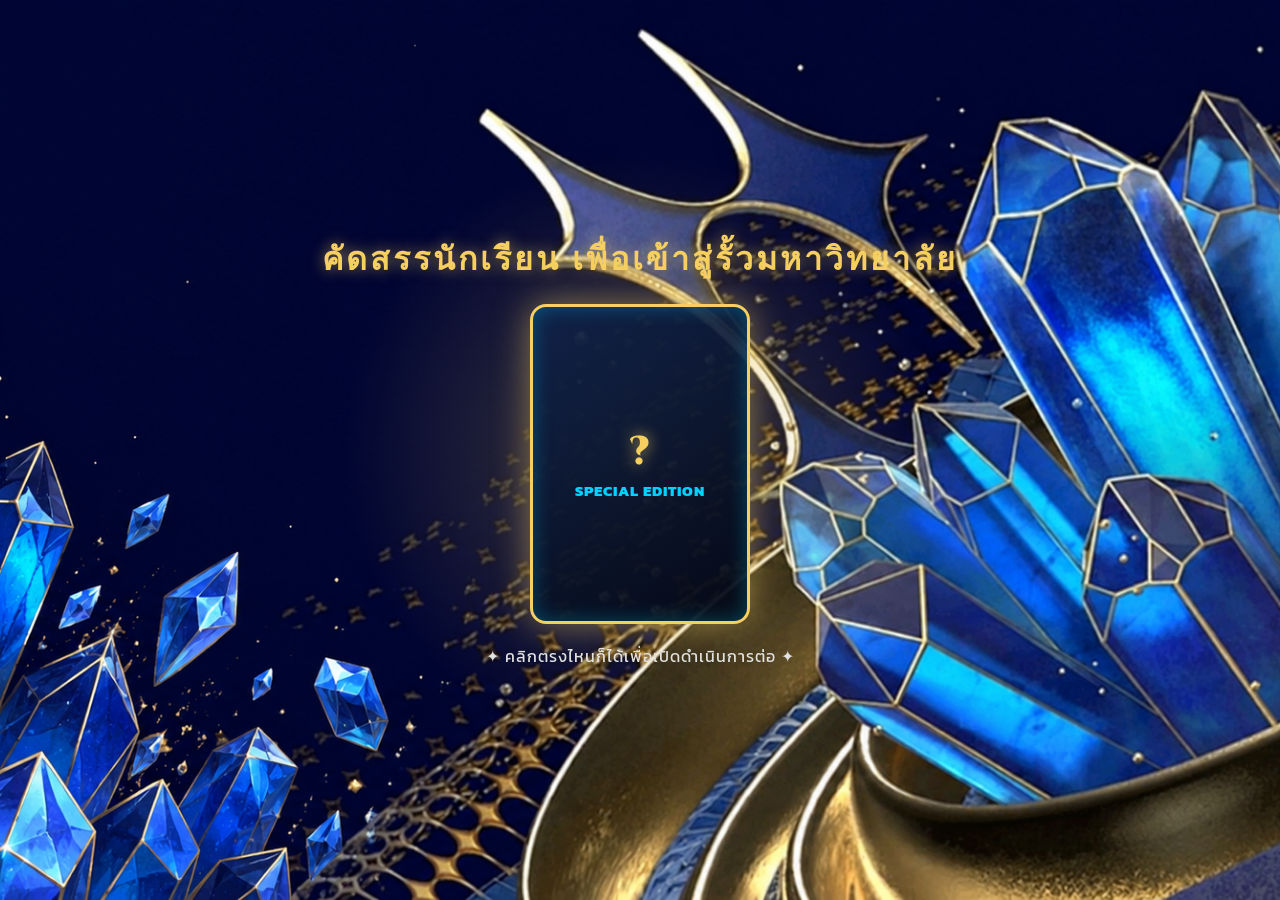
<file: pack.html>
<!DOCTYPE html>
<html lang="th">
<head>
    <meta charset="UTF-8">
    <meta name="viewport" content="width=device-width, initial-scale=1.0">
    <title>แพ็ค</title>
    <link href="https://fonts.googleapis.com/css2?family=Kanit:wght@300;400;600;700;800&family=Cinzel:wght@700;900&display=swap" rel="stylesheet">
    <link rel="stylesheet" href="style.css">
</head>
<body class="pack-body" onclick="triggerPackOpening()">

    <!-- เอฟเฟกต์แสงไฟเรืองด้านหลัง -->
    <div class="ambient-glow"></div>

    <!-- ส่วนแสดงการ์ดแพ็คตรงกลาง -->
    <div class="pack-container">
        <div class="toty-logo">คัดสรรนักเรียน เพื่อเข้าสู่รั้วมหาวิทยาลัย</div>

        <div class="pack-stage">
            <div class="toty-pack">
                <div class="pack-badge">?</div>
                <div style="color: #00d2ff; font-weight: 800; font-size: 0.95rem; letter-spacing: 1px;">SPECIAL EDITION</div>
            </div>
            <div class="pack-instruction">✦ คลิกตรงไหนก็ได้เพื่อเปิดดำเนินการต่อ ✦</div>
        </div>
    </div>

    <!-- ฉากเฟดสีขาววาบ (White Flash) -->
    <div class="white-flash-overlay" id="whiteFlash"></div>

    <!-- วิดีโอเต็มจอ (Full Screen Video) -->
    <div class="fullscreen-video-container" id="fullscreenVideo">
        <!-- เปลี่ยน your-pack-video.mp4 เป็นชื่อไฟล์วิดีโอของคุณ -->
        <video id="packVideo" playsinline>
            <source src="pack.mp4" type="video/mp4">
            เบราว์เซอร์ของคุณไม่รองรับการเล่นวิดีโอ
        </video>

        <!-- ปุ่มสำหรับกดเข้าสู่หน้าหลัก (index.html) ลอยบนวิดีโอ -->
        <div class="video-overlay-action" id="videoActionBtn">
            <a href="index.html" class="btn-stat-gold">⚡ ดู STAT นักเรียน (เข้าสู่หน้าหลัก) ⚡</a>
        </div>
    </div>

    <script src="script.js"></script>
</body>
</html>
</file>
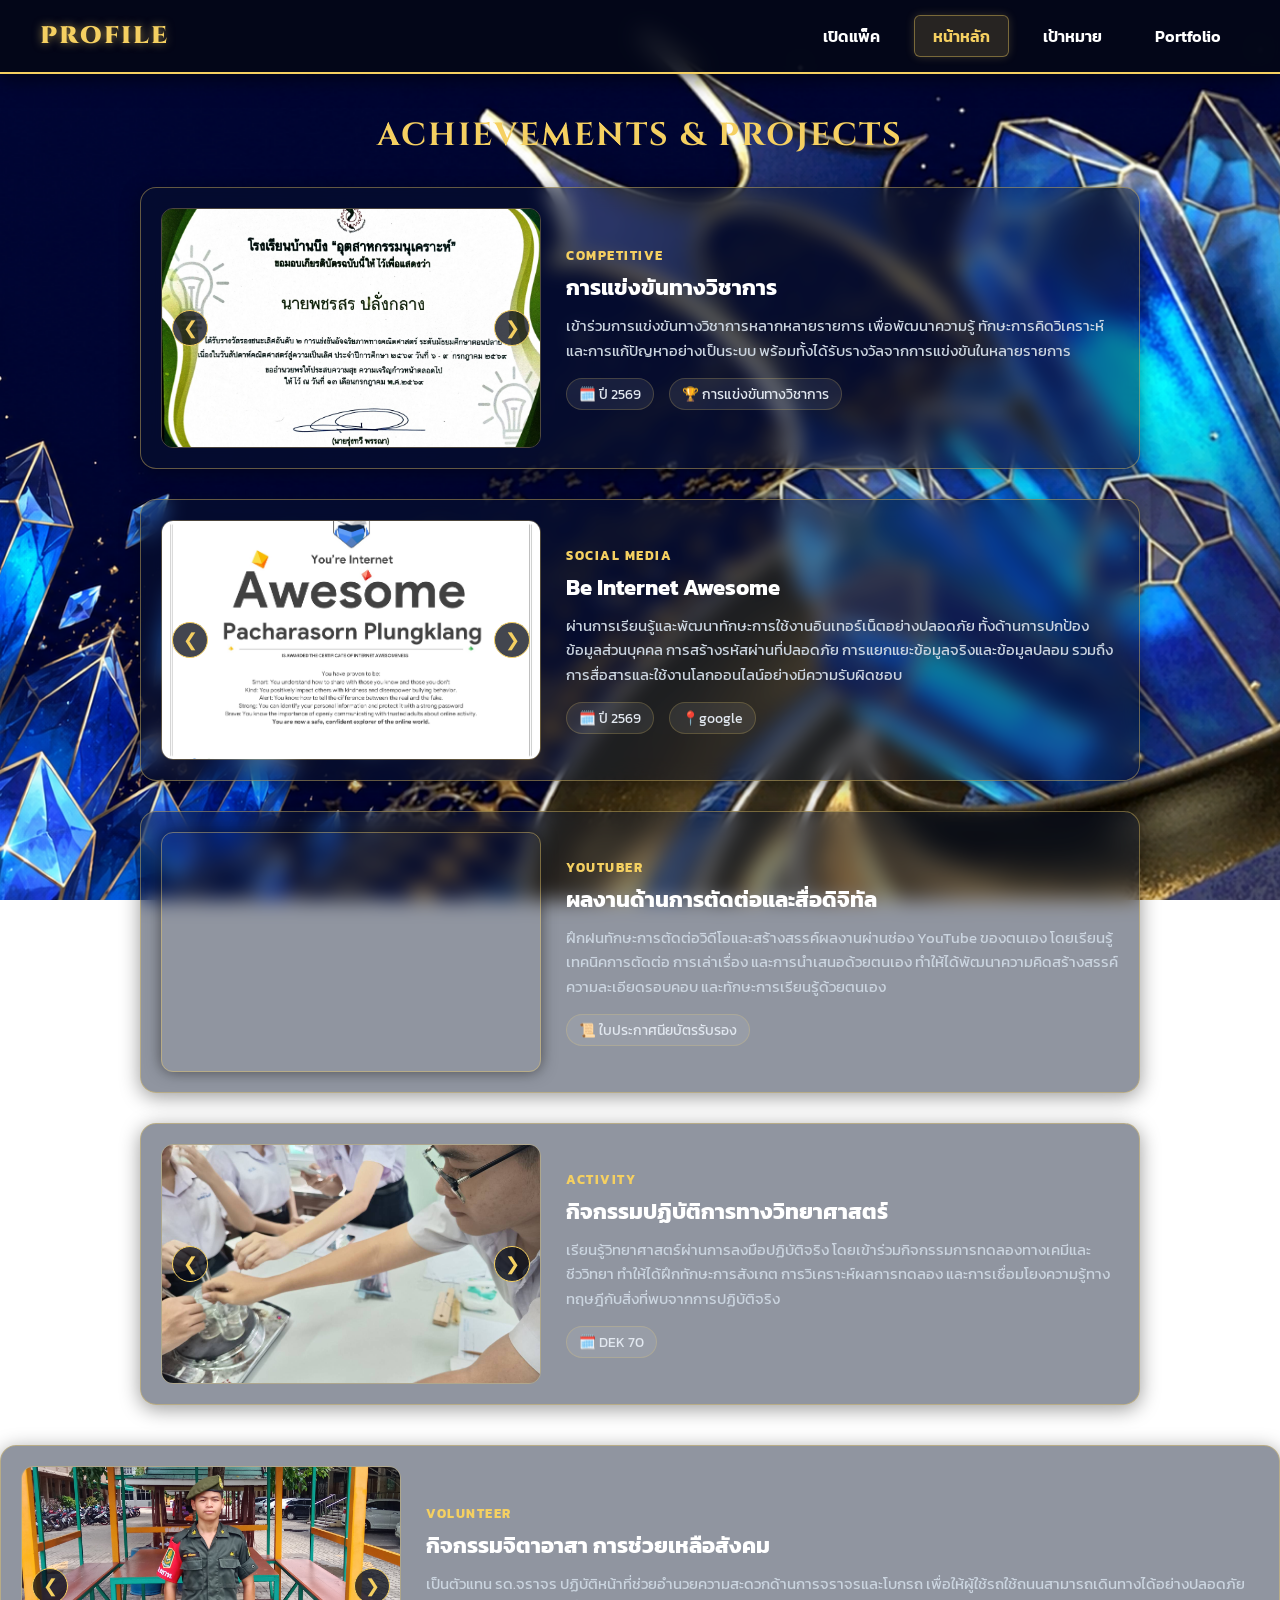
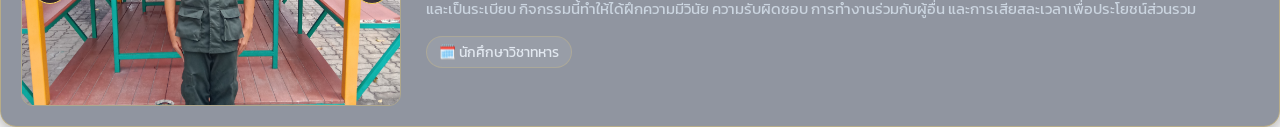
<file: portfolio.html>
<!DOCTYPE html>
<html lang="th">
<head>
    <meta charset="UTF-8">
    <meta name="viewport" content="width=device-width, initial-scale=1.0">
    <title>Portfolio - พชรสร ปลั่งกลาง</title>
    <link href="https://fonts.googleapis.com/css2?family=Kanit:wght@300;400;600;700;800&family=Cinzel:wght@700;900&display=swap" rel="stylesheet">
    <link rel="stylesheet" href="style.css">
</head>
<body class="main-body">

    <!-- Header / Navbar -->
    <nav class="navbar">
        <div class="nav-brand">PROFILE</div>
        <div class="nav-links">
    <a href="pack.html">เปิดแพ็ค</a>
    <a href="index.html" class="active">หน้าหลัก</a>
    <a href="target.html">เป้าหมาย</a>
    <a href="portfolio.html">Portfolio</a>
</div>

        </div>
    </nav>

    <div class="main-container">
        <h1 class="page-title">ACHIEVEMENTS & PROJECTS</h1>

        <!-- รายการผลงานแนวยาว -->
        <div class="portfolio-list">

            <!-- ผลงานที่ 1 (ใส่ได้หลายรูป) -->
            <div class="portfolio-row-card">
                <div class="portfolio-slider-wrap">
                    <button class="slider-btn prev-btn" onclick="moveSlide(this, -1)">&#10094;</button>
                    <div class="slider-track">
                        <!-- ใส่รูปภาพของคุณตรงนี้กี่รูปก็ได้ครับ -->
                        <img src="project1_1.jpg" alt="ผลงานที่ 1 รูป 1" class="portfolio-row-img zoomable" onclick="openModal(this.src)" onerror="this.onerror=null; this.src='https://via.placeholder.com/800x500/0c1b3a/f5d061?text=PROJECT+1+IMG+1';">
                        <img src="project1_2.jpg" alt="ผลงานที่ 1 รูป 2" class="portfolio-row-img zoomable" onclick="openModal(this.src)" onerror="this.onerror=null; this.src='https://via.placeholder.com/800x500/0c1b3a/00d2ff?text=PROJECT+1+IMG+2';">
                        <img src="project1_3.jpg" alt="ผลงานที่ 1 รูป 3" class="portfolio-row-img zoomable" onclick="openModal(this.src)" onerror="this.onerror=null; this.src='https://via.placeholder.com/800x500/0c1b3a/ff4b2b?text=PROJECT+1+IMG+3';">
                        <img src="project1_4.jpg" alt="ผลงานที่ 1 รูป 4" class="portfolio-row-img zoomable" onclick="openModal(this.src)" onerror="this.onerror=null; this.src='https://via.placeholder.com/800x500/0c1b3a/ff4b2b?text=PROJECT+1+IMG+4';">
                        <img src="project1_5.jpg" alt="ผลงานที่ 1 รูป 5" class="portfolio-row-img zoomable" onclick="openModal(this.src)" onerror="this.onerror=null; this.src='https://via.placeholder.com/800x500/0c1b3a/ff4b2b?text=PROJECT+1+IMG+5';">
                  </div>
                    <button class="slider-btn next-btn" onclick="moveSlide(this, 1)">&#10095;</button>
                </div>
                <div class="portfolio-row-content">
                    <span class="portfolio-row-tag">COMPETITIVE</span>
                    <h2 class="portfolio-row-title">การแข่งขันทางวิชาการ</h2>
                    <p class="portfolio-row-desc">
                         เข้าร่วมการแข่งขันทางวิชาการหลากหลายรายการ เพื่อพัฒนาความรู้ ทักษะการคิดวิเคราะห์ และการแก้ปัญหาอย่างเป็นระบบ 
                        พร้อมทั้งได้รับรางวัลจากการแข่งขันในหลายรายการ
                    </p>
                    <div class="portfolio-row-meta">
                        <span class="meta-item">🗓️ ปี 2569</span>
                        <span class="meta-item">🏆 การแข่งขันทางวิชาการ</span>
                    </div>
                </div>
            </div>

            <!-- ผลงานที่ 2 -->
            <div class="portfolio-row-card">
                <div class="portfolio-slider-wrap">
                    <button class="slider-btn prev-btn" onclick="moveSlide(this, -1)">&#10094;</button>
                    <div class="slider-track">
                        <img src="project2_1.jpg" alt="ผลงานที่ 1 รูป 1" class="portfolio-row-img zoomable" onclick="openModal(this.src)" onerror="this.onerror=null; this.src='https://via.placeholder.com/800x500/0c1b3a/00d2ff?text=COMPETITION+IMG+1';">
                        <img src="project2_2.jpg" alt="ผลงานที่ 2 รูป 1" class="portfolio-row-img zoomable" onclick="openModal(this.src)" onerror="this.onerror=null; this.src='https://via.placeholder.com/800x500/0c1b3a/00d2ff?text=COMPETITION+IMG+2';">
                        <img src="project2_3.jpg" alt="ผลงานที่ 3 รูป 1" class="portfolio-row-img zoomable" onclick="openModal(this.src)" onerror="this.onerror=null; this.src='https://via.placeholder.com/800x500/0c1b3a/f5d061?text=COMPETITION+IMG+3';">
                        <img src="project2_4.jpg" alt="ผลงานที่ 4 รูป 1" class="portfolio-row-img zoomable" onclick="openModal(this.src)" onerror="this.onerror=null; this.src='https://via.placeholder.com/800x500/0c1b3a/00d2ff?text=COMPETITION+IMG+4';">
                        <img src="project2_5.jpg" alt="ผลงานที่ 5 รูป 1" class="portfolio-row-img zoomable" onclick="openModal(this.src)" onerror="this.onerror=null; this.src='https://via.placeholder.com/800x500/0c1b3a/00d2ff?text=COMPETITION+IMG+5';">
                        </div>
                    <button class="slider-btn next-btn" onclick="moveSlide(this, 1)">&#10095;</button>
                </div>
                <div class="portfolio-row-content">
                    <span class="portfolio-row-tag">SOCIAL MEDIA</span>
                    <h2 class="portfolio-row-title">Be Internet Awesome</h2>
                    <p class="portfolio-row-desc">
                        ผ่านการเรียนรู้และพัฒนาทักษะการใช้งานอินเทอร์เน็ตอย่างปลอดภัย ทั้งด้านการปกป้องข้อมูลส่วนบุคคล การสร้างรหัสผ่านที่ปลอดภัย การแยกแยะข้อมูลจริงและข้อมูลปลอม 
                        รวมถึงการสื่อสารและใช้งานโลกออนไลน์อย่างมีความรับผิดชอบ    </p>
                    <div class="portfolio-row-meta">
                        <span class="meta-item">🗓️ ปี 2569</span>
                        <span class="meta-item">📍google</span>
                    </div>
                </div>
            </div>

                        <!-- ผลงานที่ 3 (เปลี่ยนเป็นวิดีโอ YouTube) -->
            <div class="portfolio-row-card">
                <div class="portfolio-video-wrap">
                    <!-- นำ ID วิดีโอ YouTube ของคุณมาใส่แทนตรง VIDEO_ID ด้านล่างนี้ครับ -->
                    <iframe 
                        src="https://www.youtube.com/embed/TipQA1Ql7Ek" 
                        title="YouTube video player" 
                        frameborder="0" 
                        allow="accelerometer; autoplay; clipboard-write; encrypted-media; gyroscope; picture-in-picture; web-share" 
                        allowfullscreen>
                    </iframe>
                </div>
                <div class="portfolio-row-content">
                    <span class="portfolio-row-tag">YOUTUBER</span>
                    <h2 class="portfolio-row-title">ผลงานด้านการตัดต่อและสื่อดิจิทัล</h2>
                    <p class="portfolio-row-desc">
                        ฝึกฝนทักษะการตัดต่อวิดีโอและสร้างสรรค์ผลงานผ่านช่อง YouTube ของตนเอง โดยเรียนรู้เทคนิคการตัดต่อ การเล่าเรื่อง และการนำเสนอด้วยตนเอง ทำให้ได้พัฒนาความคิดสร้างสรรค์ ความละเอียดรอบคอบ และทักษะการเรียนรู้ด้วยตนเอง
                    </p>
                    <div class="portfolio-row-meta">
                        <span class="meta-item">📜 ใบประกาศนียบัตรรับรอง</span>
                    </div>
                </div>
            </div>
            
 <!-- ผลงานที่ 4 (ใส่ได้หลายรูป) -->
            <div class="portfolio-row-card">
                <div class="portfolio-slider-wrap">
                    <button class="slider-btn prev-btn" onclick="moveSlide(this, -1)">&#10094;</button>
                    <div class="slider-track">
                        <!-- ใส่รูปภาพของคุณตรงนี้กี่รูปก็ได้ครับ -->
                        <img src="project4_1.jpg" alt="ผลงานที่ 1 รูป 1" class="portfolio-row-img zoomable" onclick="openModal(this.src)" onerror="this.onerror=null; this.src='https://via.placeholder.com/800x500/0c1b3a/f5d061?text=PROJECT+1+IMG+1';">
                        <img src="project4_2.jpg" alt="ผลงานที่ 1 รูป 2" class="portfolio-row-img zoomable" onclick="openModal(this.src)" onerror="this.onerror=null; this.src='https://via.placeholder.com/800x500/0c1b3a/00d2ff?text=PROJECT+1+IMG+2';">
                        <img src="project4_3.jpg" alt="ผลงานที่ 1 รูป 3" class="portfolio-row-img zoomable" onclick="openModal(this.src)" onerror="this.onerror=null; this.src='https://via.placeholder.com/800x500/0c1b3a/f5d061?text=PROJECT+1+IMG+3';">        
                    </div>
                    <button class="slider-btn next-btn" onclick="moveSlide(this, 1)">&#10095;</button>
                </div>
                <div class="portfolio-row-content">
                    <span class="portfolio-row-tag">ACTIVITY</span>
                    <h2 class="portfolio-row-title">กิจกรรมปฏิบัติการทางวิทยาศาสตร์</h2>
                    <p class="portfolio-row-desc">
                         เรียนรู้วิทยาศาสตร์ผ่านการลงมือปฏิบัติจริง โดยเข้าร่วมกิจกรรมการทดลองทางเคมีและชีววิทยา ทำให้ได้ฝึกทักษะการสังเกต การวิเคราะห์ผลการทดลอง และการเชื่อมโยงความรู้ทางทฤษฎีกับสิ่งที่พบจากการปฏิบัติจริง
                    </p>
                    <div class="portfolio-row-meta">
                        <span class="meta-item">🗓️ DEK 70</span>
                    </div>
                </div>
            </div>
        </div>
    </div>
 <!-- ผลงานที่ 4 (ใส่ได้หลายรูป) -->
            <div class="portfolio-row-card">
                <div class="portfolio-slider-wrap">
                    <button class="slider-btn prev-btn" onclick="moveSlide(this, -1)">&#10094;</button>
                    <div class="slider-track">
                        <!-- ใส่รูปภาพของคุณตรงนี้กี่รูปก็ได้ครับ -->
                        <img src="project5_1.jpg" alt="ผลงานที่ 1 รูป 1" class="portfolio-row-img zoomable" onclick="openModal(this.src)" onerror="this.onerror=null; this.src='https://via.placeholder.com/800x500/0c1b3a/f5d061?text=PROJECT+1+IMG+1';">
                      </div>
                    <button class="slider-btn next-btn" onclick="moveSlide(this, 1)">&#10095;</button>
                </div>
                <div class="portfolio-row-content">
                    <span class="portfolio-row-tag">VOLUNTEER</span>
                    <h2 class="portfolio-row-title">กิจกรรมจิตาอาสา การช่วยเหลือสังคม</h2>
                    <p class="portfolio-row-desc">
                     เป็นตัวแทน รด.จราจร ปฏิบัติหน้าที่ช่วยอำนวยความสะดวกด้านการจราจรและโบกรถ เพื่อให้ผู้ใช้รถใช้ถนนสามารถเดินทางได้อย่างปลอดภัยและเป็นระเบียบ กิจกรรมนี้ทำให้ได้ฝึกความมีวินัย ความรับผิดชอบ การทำงานร่วมกับผู้อื่น และการเสียสละเวลาเพื่อประโยชน์ส่วนรวม  </p>
                    <div class="portfolio-row-meta">
                        <span class="meta-item">🗓️ นักศึกษาวิชาทหาร</span>
                    </div>
                </div>
            </div>
        </div>
    </div>
    <!-- Modal ขยายรูปขนาด 75% ของหน้าจอ -->
    <div id="imageModal" class="image-modal" onclick="closeModal()">
        <span class="close-modal">&times;</span>
        <img class="modal-content" id="modalImg">
    </div>

    <script src="script.js"></script>
</body>
</html>
</file>
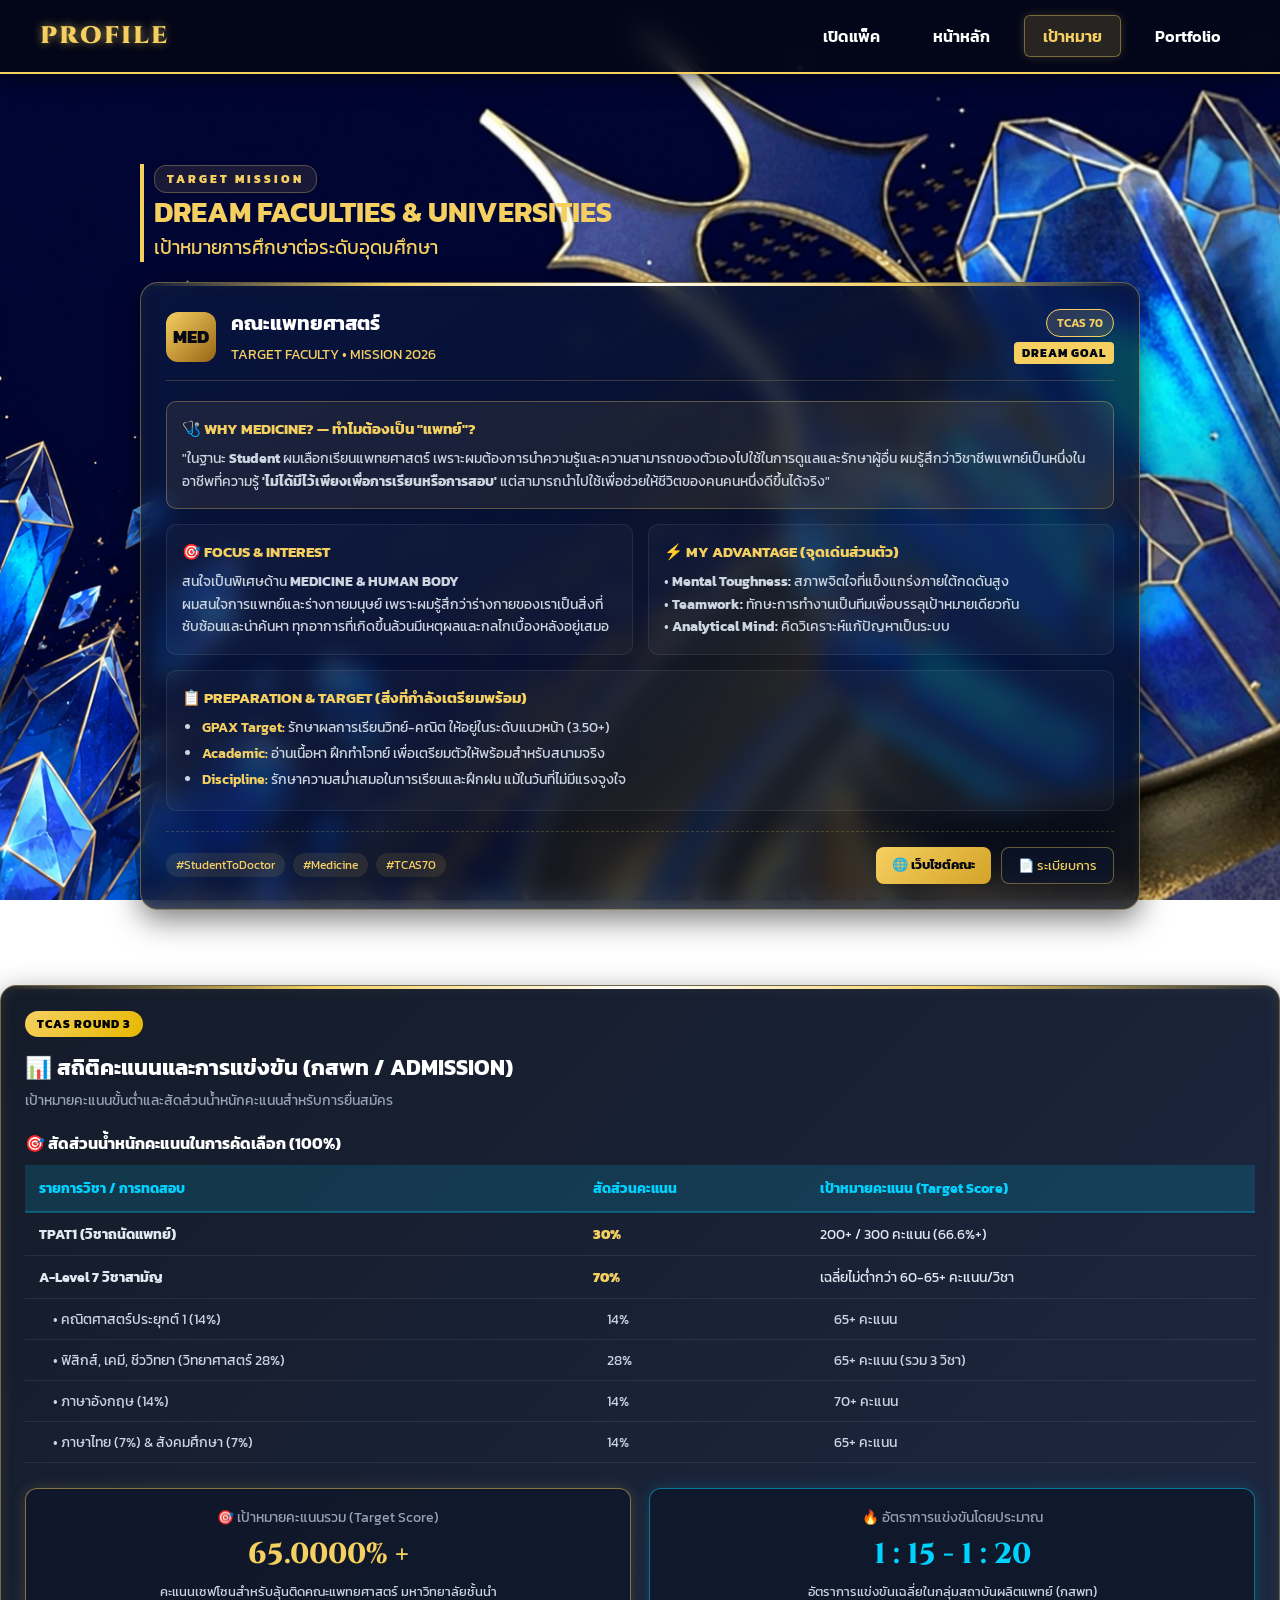
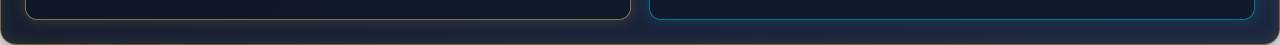
<file: target.html>
<!DOCTYPE html>
<html lang="th">
<head>
    <meta charset="UTF-8">
    <meta name="viewport" content="width=device-width, initial-scale=1.0">
    <title>เป้าหมาย - พชรสร ปลั่งกลาง</title>
    <link href="https://fonts.googleapis.com/css2?family=Kanit:wght@300;400;600;700;800&family=Cinzel:wght@700;900&display=swap" rel="stylesheet">
    <link rel="stylesheet" href="style.css">
</head>
<body class="main-body">

    <!-- Header / Navbar -->
    <nav class="navbar">
        <div class="nav-brand">PROFILE</div>
        <div class="nav-links">
            <a href="pack.html">เปิดแพ็ค</a>
            <a href="index.html">หน้าหลัก</a>
            <a href="target.html" class="active">เป้าหมาย</a>
            <a href="portfolio.html">Portfolio</a>
        </div>
    </nav>

    <div class="main-container">
        
        <!-- ================= SECTION: DREAM FACULTIES ================= -->
        <div class="dream-section">
            <div class="section-title">
                <span class="section-badge">TARGET MISSION</span>
                <h2>DREAM FACULTIES & UNIVERSITIES</h2>
                <p>เป้าหมายการศึกษาต่อระดับอุดมศึกษา</p>
            </div>

            <div class="faculty-container">
                
                <!-- บล็อกคณะแพทยศาสตร์ -->
                <div class="faculty-card toty-special">
                    <div class="card-glow-bar"></div>

                    <div class="faculty-header">
                        <div class="university-logo">MED</div>
                        <div class="faculty-title">
                            <h3>คณะแพทยศาสตร์</h3>
                            <span class="university-name">TARGET FACULTY • MISSION 2026</span>
                        </div>
                        <div class="faculty-status-group">
                            <span class="tcas-round">TCAS 70</span>
                            <span class="match-score">DREAM GOAL</span>
                        </div>
                    </div>

                    <div class="faculty-body">
                        <!-- 1. Passion: เหตุผลความตั้งใจ -->
                        <div class="faculty-info-item full-width highlight-box">
                            <h4>🩺 WHY MEDICINE? — ทำไมต้องเป็น "แพทย์"?</h4>
                            <p>
                                "ในฐานะ <strong>Student</strong> ผมเลือกเรียนแพทยศาสตร์ เพราะผมต้องการนำความรู้และความสามารถของตัวเองไปใช้ในการดูแลและรักษาผู้อื่น ผมรู้สึกว่าวิชาชีพแพทย์เป็นหนึ่งในอาชีพที่ความรู้ <strong>'ไม่ได้มีไว้เพียงเพื่อการเรียนหรือการสอบ'</strong> แต่สามารถนำไปใช้เพื่อช่วยให้ชีวิตของคนคนหนึ่งดีขึ้นได้จริง"
                            </p>
                        </div>

                        <!-- 2. สิ่งที่สนใจพิเศษ -->
                        <div class="faculty-info-item">
                            <h4>🎯 FOCUS & INTEREST</h4>
                            <p>
                                สนใจเป็นพิเศษด้าน <strong>MEDICINE & HUMAN BODY</strong><br>
                                ผมสนใจการแพทย์และร่างกายมนุษย์ เพราะผมรู้สึกว่าร่างกายของเราเป็นสิ่งที่ซับซ้อนและน่าค้นหา ทุกอาการที่เกิดขึ้นล้วนมีเหตุผลและกลไกเบื้องหลังอยู่เสมอ
                            </p>
                        </div>

                        <!-- 3. จุดเด่นส่วนตัว -->
                        <div class="faculty-info-item">
                            <h4>⚡ MY ADVANTAGE (จุดเด่นส่วนตัว)</h4>
                            <p>
                                • <strong>Mental Toughness:</strong> สภาพจิตใจที่แข็งแกร่งภายใต้กดดันสูง<br>
                                • <strong>Teamwork:</strong> ทักษะการทำงานเป็นทีมเพื่อบรรลุเป้าหมายเดียวกัน<br>
                                • <strong>Analytical Mind:</strong> คิดวิเคราะห์แก้ปัญหาเป็นระบบ
                            </p>
                        </div>

                        <!-- 4. สิ่งที่กำลังเตรียมตัว -->
                        <div class="faculty-info-item full-width">
                            <h4>📋 PREPARATION & TARGET (สิ่งที่กำลังเตรียมพร้อม)</h4>
                            <ul class="criteria-list">
                                <li><span>GPAX Target:</span> รักษาผลการเรียนวิทย์-คณิต ให้อยู่ในระดับแนวหน้า (3.50+)</li>
                                <li><span>Academic:</span> อ่านเนื้อหา ฝึกทำโจทย์ เพื่อเตรียมตัวให้พร้อมสำหรับสนามจริง</li>
                                <li><span>Discipline:</span> รักษาความสม่ำเสมอในการเรียนและฝึกฝน แม้ในวันที่ไม่มีแรงจูงใจ</li>
                            </ul>
                        </div>
                    </div>

                    <div class="faculty-footer">
                        <div class="tags-group">
                            <span class="f-tag">#StudentToDoctor</span>
                            <span class="f-tag">#Medicine</span>
                            <span class="f-tag">#TCAS70</span>
                        </div>

                        <!-- กลุ่มปุ่มกด -->
                        <div class="btn-group">
                            <a href="https://www.cotmes.net/member-organizations/" target="_blank" class="faculty-btn primary-btn">🌐 เว็บไซต์คณะ</a>
                            <a href="https://pcm.ac.th/wp-content/uploads/2023/10/%E0%B8%9B%E0%B8%A3%E0%B8%B0%E0%B8%81%E0%B8%B2%E0%B8%A8-%E0%B8%81%E0%B8%AA%E0%B8%9E%E0%B8%97.-%E0%B8%89%E0%B8%9A%E0%B8%B1%E0%B8%9A%E0%B8%97%E0%B8%B5%E0%B9%88-1.pdf" target="_blank" class="faculty-btn secondary-btn">📄 ระเบียบการ</a>
                        </div>
                    </div>

                </div>
            </div>

        </div>

    </div>
    <!-- ================= ส่วนสถิติคะแนนและการแข่งขัน รอบ 3 ADMISSION ================= -->
<div class="admission-stats-card toty-special">
    <div class="card-glow-bar"></div>

    <div class="stats-header">
        <div class="stats-title-group">
            <span class="stats-badge">TCAS ROUND 3</span>
            <h3>📊 สถิติคะแนนและการแข่งขัน (กสพท / ADMISSION)</h3>
            <p>เป้าหมายคะแนนขั้นต่ำและสัดส่วนน้ำหนักคะแนนสำหรับการยื่นสมัคร</p>
        </div>
    </div>

    <div class="stats-body">
        
        <!-- 1. ตารางสัดส่วนน้ำหนักคะแนน (Weight Ratio) -->
        <div class="stats-section-item">
            <h4>🎯 สัดส่วนน้ำหนักคะแนนในการคัดเลือก (100%)</h4>
            <div class="table-responsive">
                <table class="toty-table">
                    <thead>
                        <tr>
                            <th>รายการวิชา / การทดสอบ</th>
                            <th>สัดส่วนคะแนน</th>
                            <th>เป้าหมายคะแนน (Target Score)</th>
                        </tr>
                    </thead>
                    <tbody>
                        <tr>
                            <td><strong>TPAT1 (วิชาถนัดแพทย์)</strong></td>
                            <td><span class="highlight-percent">30%</span></td>
                            <td>200+ / 300 คะแนน (66.6%+)</td>
                        </tr>
                        <tr>
                            <td><strong>A-Level 7 วิชาสามัญ</strong></td>
                            <td><span class="highlight-percent">70%</span></td>
                            <td>เฉลี่ยไม่ต่ำกว่า 60-65+ คะแนน/วิชา</td>
                        </tr>
                        <tr class="sub-row">
                            <td>• คณิตศาสตร์ประยุกต์ 1 (14%)</td>
                            <td>14%</td>
                            <td>65+ คะแนน</td>
                        </tr>
                        <tr class="sub-row">
                            <td>• ฟิสิกส์, เคมี, ชีววิทยา (วิทยาศาสตร์ 28%)</td>
                            <td>28%</td>
                            <td>65+ คะแนน (รวม 3 วิชา)</td>
                        </tr>
                        <tr class="sub-row">
                            <td>• ภาษาอังกฤษ (14%)</td>
                            <td>14%</td>
                            <td>70+ คะแนน</td>
                        </tr>
                        <tr class="sub-row">
                            <td>• ภาษาไทย (7%) & สังคมศึกษา (7%)</td>
                            <td>14%</td>
                            <td>65+ คะแนน</td>
                        </tr>
                    </tbody>
                </table>
            </div>
        </div>

        <!-- 2. กล่องแสดงเป้าหมายคะแนนรวมและการแข่งขัน -->
        <div class="score-summary-grid">
            <div class="summary-box gold-border">
                <div class="summary-label">🎯 เป้าหมายคะแนนรวม (Target Score)</div>
                <div class="summary-value">65.0000% +</div>
                <div class="summary-desc">คะแนนเซฟโซนสำหรับลุ้นติดคณะแพทยศาสตร์ มหาวิทยาลัยชั้นนำ</div>
            </div>

            <div class="summary-box blue-border">
                <div class="summary-label">🔥 อัตราการแข่งขันโดยประมาณ</div>
                <div class="summary-value">1 : 15 - 1 : 20</div>
                <div class="summary-desc">อัตราการแข่งขันเฉลี่ยในกลุ่มสถาบันผลิตแพทย์ (กสพท)</div>
            </div>
        </div>

    </div>
</div>
    <script src="script.js"></script>
</body>
</html>
</file>
<file: style.css>
/* ==========================================
   1. GLOBAL & BACKGROUND (ใช้ bg.jpg แบบเต็มระบบ)
   ========================================== */
:root {
    --toty-gold: #f5d061;
    --toty-navy: #040814;
    --toty-blue: #0f224a;
}

* {
    margin: 0;
    padding: 0;
    box-sizing: border-box;
    font-family: 'Kanit', sans-serif;
}

body, .main-body, .pack-body {
    background-image: url('bg.jpg'); /* ใช้รูปภาพเดิมแบบเต็ม 100% ไม่ปรับสี */
    background-size: cover;
    background-position: center;
    background-repeat: no-repeat;
    background-attachment: fixed;
    color: #ffffff;
    min-height: 100vh;
    display: flex;
    flex-direction: column;
}
/* ==========================================
   2. NAVBAR (ดึง Tab Bar ด้านบนกลับมาแสดงผลเต็มๆ)
   ========================================== */
.navbar {
    display: flex !important;
    justify-content: space-between !important;
    align-items: center !important;
    padding: 15px 40px !important;
    background: rgba(4, 8, 20, 0.85) !important;
    backdrop-filter: blur(12px) !important;
    -webkit-backdrop-filter: blur(12px) !important;
    border-bottom: 2px solid var(--toty-gold) !important;
    box-shadow: 0 4px 20px rgba(0, 0, 0, 0.6) !important;
    position: sticky !important;
    top: 0 !important;
    z-index: 9999 !important;
    width: 100% !important;
}

.nav-brand {
    font-family: 'Cinzel', serif;
    font-size: 1.5rem;
    font-weight: 900;
    color: var(--toty-gold);
    letter-spacing: 2px;
    text-shadow: 0 0 10px rgba(245, 208, 97, 0.6);
}

.nav-links {
    display: flex !important;
    gap: 15px !important;
}

.nav-links a {
    color: #ffffff;
    text-decoration: none;
    font-weight: 600;
    padding: 8px 18px;
    border-radius: 6px;
    transition: all 0.3s ease;
    border: 1px solid transparent;
}

.nav-links a.active, 
.nav-links a:hover {
    background: rgba(245, 208, 97, 0.15);
    color: var(--toty-gold);
    border-color: rgba(245, 208, 97, 0.4);
    box-shadow: 0 0 10px rgba(245, 208, 97, 0.2);
}

/* ==========================================
   3. INDEX PAGE (หน้า Stat หลัก)
   ========================================== */
.main-container {
    max-width: 1000px;
    width: 90%;
    margin: 40px auto;
    flex-grow: 1;
}

.toty-card {
    background: rgba(10, 21, 45, 0.45) !important;
    backdrop-filter: blur(5px) !important;
    -webkit-backdrop-filter: blur(8px) !important;
    border: 2px solid #f5d061 !important;
    border-radius: 20px;
    padding: 35px;
    box-shadow: 0 0 30px rgba(245, 208, 97, 0.3);
}
/* คืนค่าโครงสร้างส่วนหัวให้รูป ชื่อ และกล่องสถิติ อยู่ชิดกันตามปกติ */
.profile-header {
    display: flex !important;
    align-items: center !important;
    justify-content: flex-start !important; /* จัดชิดซ้ายทั้งหมด */
    gap: 25px !important; /* ระยะห่างที่กำลังดีระหว่างรูปภาพกับข้อความ */
    margin-bottom: 30px;
    padding-bottom: 25px;
    border-bottom: 1px solid rgba(245, 208, 97, 0.3);
}

.profile-avatar-frame {
    width: 130px;
    height: 160px;
    border: 2px solid #f5d061;
    border-radius: 12px;
    overflow: hidden;
    background: #0f224a;
    box-shadow: 0 0 20px rgba(245, 208, 97, 0.3);
    flex-shrink: 0;
}

.profile-info {
    display: flex;
    flex-direction: column;
    justify-content: center;
}

.player-name {
    font-size: 2rem;
    font-weight: 800;
    color: #ffffff;
    margin: 5px 0 15px 0;
}

.info-grid {
    display: grid;
    grid-template-columns: repeat(4, 1fr);
    gap: 10px;
}

.player-card-img, .profile-avatar-frame {
    width: 130px;
    height: 160px;
    border: 2px solid var(--toty-gold);
    border-radius: 12px;
    overflow: hidden;
    background: rgba(15, 34, 74, 0.8);
    box-shadow: 0 0 20px rgba(245, 208, 97, 0.3);
    flex-shrink: 0;
}

.player-card-img img, .profile-avatar-frame img {
    width: 100%;
    height: 100%;
    object-fit: cover;
}

.sub-badge { color: var(--toty-gold); font-size: 0.85rem; font-weight: 700; letter-spacing: 1.5px; }
.player-name { font-size: 2rem; font-weight: 800; color: #fff; margin: 5px 0 15px; }

.info-grid { display: grid; grid-template-columns: repeat(4, 1fr); gap: 10px; }
.info-box { background: rgba(255, 255, 255, 0.05); border: 1px solid rgba(245, 208, 97, 0.2); border-radius: 8px; padding: 10px; text-align: center; }
.info-label { font-size: 0.75rem; color: #a0aec0; }
.info-value { font-size: 0.95rem; font-weight: 700; color: var(--toty-gold); }

.content-grid { display: grid; grid-template-columns: 1fr 1fr; gap: 30px; }
.section-title { font-family: 'Cinzel', serif; font-size: 1.2rem; color: var(--toty-gold); margin-bottom: 20px; border-left: 4px solid var(--toty-gold); padding-left: 10px; }

.stat-item { margin-bottom: 15px; }
.stat-header { display: flex; justify-content: space-between; font-size: 0.9rem; margin-bottom: 5px; color: #fff; font-weight: 600; }
.stat-bar-bg { width: 100%; height: 10px; background: rgba(255, 255, 255, 0.1); border-radius: 5px; overflow: hidden; }
.stat-bar-fill { height: 100%; border-radius: 5px; }

.stat-english { background: linear-gradient(90deg, #11998e, #38ef7d); }
.stat-science { background: linear-gradient(90deg, #00d2ff, #0072ff); }
.stat-thai    { background: linear-gradient(90deg, #ff416c, #ff4b2b); }
.stat-math    { background: linear-gradient(90deg, #f5d061, #ffae00); }
.stat-social  { background: linear-gradient(90deg, #ff7b00, #ff2a00); }

.traits-grid { display: grid; grid-template-columns: 1fr 1fr; gap: 15px; }
.trait-box { background: rgba(255, 255, 255, 0.04); border: 1px solid rgba(245, 208, 97, 0.2); border-radius: 10px; padding: 12px; }
.trait-title { color: var(--toty-gold); font-weight: 700; font-size: 0.9rem; }
.trait-desc { color: #cbd5e0; font-size: 0.78rem; margin-top: 4px; }

/* ==========================================
   4. PACK PAGE (ระบบกดเปิดซองการ์ด)
   ========================================== */
body.pack-body {
    min-height: 100vh;
    width: 100vw;
    overflow-x: hidden;
    position: relative;
}

.ambient-glow {
    position: absolute;
    width: 600px;
    height: 600px;
    background: radial-gradient(circle, rgba(245, 208, 97, 0.25) 0%, transparent 70%);
    top: 50%; left: 50%;
    transform: translate(-50%, -50%);
    z-index: 1;
    pointer-events: none;
    animation: pulse-glow 3s ease-in-out infinite alternate;
}

@keyframes pulse-glow {
    0% { opacity: 0.4; transform: translate(-50%, -50%) scale(0.9); }
    100% { opacity: 0.8; transform: translate(-50%, -50%) scale(1.1); }
}

.pack-container {
    position: relative;
    z-index: 10;
    text-align: center;
    display: flex;
    flex-direction: column;
    align-items: center;
    margin: auto;
    padding: 40px 0;
}

.toty-logo {
    font-family: 'Cinzel', serif;
    font-size: 2rem;
    font-weight: 900;
    color: var(--toty-gold);
    text-shadow: 0 0 15px rgba(245, 208, 97, 0.6);
    letter-spacing: 3px;
    margin-bottom: 20px;
}

.pack-stage {
    display: flex;
    flex-direction: column;
    align-items: center;
    cursor: pointer;
    transition: transform 0.3s ease;
}

.pack-stage:hover { transform: scale(1.05); }

.toty-pack {
    width: 220px;
    height: 320px;
    background: linear-gradient(145deg, rgba(15, 34, 74, 0.9) 0%, rgba(4, 8, 20, 0.95) 100%);
    border: 3px solid var(--toty-gold);
    border-radius: 16px;
    box-shadow: 0 0 35px rgba(245, 208, 97, 0.5), inset 0 0 20px rgba(0, 212, 255, 0.3);
    display: flex;
    flex-direction: column;
    justify-content: center;
    align-items: center;
    position: relative;
    overflow: hidden;
    animation: pack-float 3s ease-in-out infinite alternate;
}

@keyframes pack-float {
    0% { transform: translateY(0); }
    100% { transform: translateY(-10px); }
}

.pack-badge {
    font-family: 'Cinzel', serif;
    font-size: 2.5rem;
    font-weight: 900;
    color: var(--toty-gold);
    text-shadow: 0 0 15px rgba(245, 208, 97, 0.8);
}

.pack-instruction {
    margin-top: 20px;
    font-size: 1rem;
    color: #e2e2e2;
    letter-spacing: 1px;
    animation: blink 1.5s infinite;
}

@keyframes blink { 0%, 100% { opacity: 1; } 50% { opacity: 0.3; } }

.fullscreen-video-container {
    position: fixed;
    top: 0; left: 0;
    width: 100vw; height: 100vh;
    background-color: #000;
    z-index: 1000;
    display: none;
}

.fullscreen-video-container.active { display: block !important; }
.fullscreen-video-container video { width: 100%; height: 100%; object-fit: cover; }

.video-overlay-action {
    position: absolute;
    bottom: 50px; left: 50%;
    transform: translateX(-50%);
    z-index: 1001;
    display: none;
}

.white-flash-overlay {
    position: fixed;
    top: 0; left: 0;
    width: 100vw; height: 100vh;
    background-color: #ffffff;
    z-index: 999;
    opacity: 0;
    pointer-events: none;
    transition: opacity 0.8s ease;
}

.white-flash-overlay.active { opacity: 1; }

.btn-stat-gold {
    display: inline-block;
    padding: 14px 40px;
    font-size: 1.2rem;
    font-weight: 800;
    color: #040814;
    background: linear-gradient(135deg, #ffffff 0%, #f5d061 50%, #d4af37 100%);
    border: 2px solid #ffffff;
    border-radius: 50px;
    text-decoration: none;
    box-shadow: 0 0 30px rgba(245, 208, 97, 0.9);
}

/* ==========================================
   5. PORTFOLIO PAGE (การ์ดกรอบใสสวยงาม)
   ========================================== */
.portfolio-container {
    max-width: 1000px;
    width: 90%;
    margin: 40px auto;
    flex-grow: 1;
}

.portfolio-grid {
    display: grid;
    grid-template-columns: repeat(auto-fit, minmax(280px, 1fr));
    gap: 25px;
    margin-top: 25px;
}

.portfolio-card, .project-card, .portfolio-item {
    background: rgba(10, 21, 45, 0.75) !important;
    border: 1.5px solid rgba(245, 208, 97, 0.4) !important;
    border-radius: 16px;
    padding: 20px;
    backdrop-filter: blur(12px);
    -webkit-backdrop-filter: blur(12px);
    box-shadow: 0 4px 20px rgba(0, 0, 0, 0.5);
    transition: all 0.3s ease;
}

.portfolio-card:hover, .project-card:hover, .portfolio-item:hover {
    transform: translateY(-5px);
    border-color: var(--toty-gold) !important;
    box-shadow: 0 8px 30px rgba(245, 208, 97, 0.3);
}

.portfolio-card img, .project-card img, .portfolio-item img {
    width: 100%;
    height: 180px;
    object-fit: cover;
    border-radius: 10px;
    border: 1px solid rgba(245, 208, 97, 0.2);
    margin-bottom: 12px;
}

.portfolio-card h3, .project-card h3, .portfolio-item h3 {
    color: #ffffff;
    font-size: 1.1rem;
    margin-bottom: 8px;
}

.portfolio-card p, .project-card p, .portfolio-item p {
    color: #cbd5e0;
    font-size: 0.85rem;
    line-height: 1.5;
}

.hidden { display: none !important; }
              
/* ==========================================
   PORTFOLIO SLIDER & CARD STYLES
   ========================================== */
.page-title {
    font-family: 'Cinzel', serif;
    color: #f5d061;
    text-align: center;
    margin-bottom: 30px;
    letter-spacing: 2px;
}

.portfolio-list {
    display: flex;
    flex-direction: column;
    gap: 30px;
}

.portfolio-row-card {
    display: flex;
    gap: 25px;
    background: rgba(10, 21, 45, 0.45);
    border: 1.5px solid rgba(245, 208, 97, 0.4);
    border-radius: 16px;
    padding: 20px;
    backdrop-filter: blur(10px);
    -webkit-backdrop-filter: blur(10px);
    box-shadow: 0 4px 20px rgba(0, 0, 0, 0.4);
}

/* Slider Container */
.portfolio-slider-wrap {
    position: relative;
    width: 380px;
    height: 240px;
    flex-shrink: 0;
    overflow: hidden;
    border-radius: 12px;
    border: 1px solid rgba(245, 208, 97, 0.3);
}

.slider-track {
    display: flex;
    width: 100%;
    height: 100%;
    transition: transform 0.4s cubic-bezier(0.25, 1, 0.5, 1);
}

.portfolio-row-img {
    width: 100%;
    height: 100%;
    object-fit: cover;
    flex-shrink: 0;
    cursor: pointer;
    transition: transform 0.3s ease;
}

.portfolio-row-img:hover {
    filter: brightness(1.1);
}

/* Slider Buttons */
.slider-btn {
    position: absolute;
    top: 50%;
    transform: translateY(-50%);
    background: rgba(4, 8, 20, 0.75);
    color: #f5d061;
    border: 1px solid #f5d061;
    width: 36px;
    height: 36px;
    border-radius: 50%;
    font-size: 1.1rem;
    cursor: pointer;
    z-index: 5;
    transition: all 0.2s ease;
    display: flex;
    align-items: center;
    justify-content: center;
}

.slider-btn:hover {
    background: #f5d061;
    color: #040814;
    box-shadow: 0 0 10px rgba(245, 208, 97, 0.8);
}

.prev-btn { left: 10px; }
.next-btn { right: 10px; }

/* Content Details */
.portfolio-row-content {
    display: flex;
    flex-direction: column;
    justify-content: center;
}

.portfolio-row-tag {
    color: #f5d061;
    font-size: 0.8rem;
    font-weight: 700;
    letter-spacing: 1.5px;
    margin-bottom: 5px;
}

.portfolio-row-title {
    font-size: 1.4rem;
    color: #ffffff;
    margin-bottom: 10px;
}

.portfolio-row-desc {
    color: #cbd5e0;
    font-size: 0.95rem;
    line-height: 1.6;
    margin-bottom: 15px;
}

.portfolio-row-meta {
    display: flex;
    gap: 15px;
}

.meta-item {
    font-size: 0.85rem;
    background: rgba(255, 255, 255, 0.08);
    padding: 5px 12px;
    border-radius: 20px;
    border: 1px solid rgba(245, 208, 97, 0.2);
    color: #e2e8f0;
}

/* ==========================================
   MODAL LIGHTBOX (ขยายรูปใหญ่ 75% ของหน้าจอ)
   ========================================== */
.image-modal {
    display: none;
    position: fixed;
    z-index: 2000;
    left: 0;
    top: 0;
    width: 100vw;
    height: 100vh;
    background-color: rgba(3, 8, 20, 0.9);
    backdrop-filter: blur(8px);
    justify-content: center;
    align-items: center;
}

/* ขนาดภาพขยายใหญ่ 75% ของหน้าจอ */
.modal-content {
    max-width: 75vw;
    max-height: 75vh;
    width: auto;
    height: auto;
    object-fit: contain;
    border: 2px solid #f5d061;
    border-radius: 12px;
    box-shadow: 0 0 40px rgba(245, 208, 97, 0.4);
    animation: zoomIn 0.3s cubic-bezier(0.175, 0.885, 0.32, 1.275);
}

@keyframes zoomIn {
    from { transform: scale(0.7); opacity: 0; }
    to { transform: scale(1); opacity: 1; }
}

.close-modal {
    position: absolute;
    top: 25px;
    right: 40px;
    color: #f5d061;
    font-size: 40px;
    font-weight: bold;
    cursor: pointer;
    transition: 0.2s;
}

.close-modal:hover {
    color: #ffffff;
    transform: scale(1.2);
}

@media (max-width: 768px) {
    .portfolio-row-card { flex-direction: column; }
    .portfolio-slider-wrap { width: 100%; height: 200px; }
    .modal-content { max-width: 90vw; max-height: 80vh; }
}

/* Responsive YouTube Video Wrapper */
.portfolio-video-wrap {
    position: relative;
    width: 380px;
    height: 240px;
    flex-shrink: 0;
    overflow: hidden;
    border-radius: 12px;
    border: 1.5px solid rgba(245, 208, 97, 0.4);
    box-shadow: 0 0 15px rgba(0, 0, 0, 0.5);
}

.portfolio-video-wrap iframe {
    width: 100%;
    height: 100%;
    border: none;
}

@media (max-width: 768px) {
    .portfolio-video-wrap {
        width: 100%;
        height: 210px;
    }
}
/* ==========================================
   DREAM FACULTIES (ADVANCED TOTY STYLE)
   ========================================== */
.dream-section {
    margin-top: 50px;
    width: 100%;
}

.section-badge {
    color: #f5d061;
    font-size: 0.75rem;
    font-weight: 800;
    letter-spacing: 3px;
    background: rgba(245, 208, 97, 0.1);
    padding: 4px 12px;
    border-radius: 12px;
    border: 1px solid rgba(245, 208, 97, 0.3);
}

.faculty-container {
    display: flex;
    flex-direction: column;
    gap: 25px;
    margin-top: 20px;
}

.faculty-card.toty-special {
    position: relative;
    overflow: hidden;
    background: linear-gradient(145deg, rgba(12, 27, 58, 0.7), rgba(5, 12, 28, 0.8)) !important;
    backdrop-filter: blur(12px) saturate(150%) !important;
    border: 1.5px solid rgba(245, 208, 97, 0.4);
    border-radius: 18px;
    padding: 25px;
    box-shadow: 0 10px 30px rgba(0, 0, 0, 0.5), inset 0 0 15px rgba(245, 208, 97, 0.05);
    transition: all 0.3s ease;
}

.card-glow-bar {
    position: absolute;
    top: 0;
    left: 0;
    width: 100%;
    height: 3px;
    background: linear-gradient(90deg, transparent, #f5d061, #ffffff, #f5d061, transparent);
}

.faculty-card:hover {
    border-color: #f5d061;
    box-shadow: 0 0 35px rgba(245, 208, 97, 0.4), inset 0 0 20px rgba(245, 208, 97, 0.1);
    transform: translateY(-5px);
}

.faculty-header {
    display: flex;
    align-items: center;
    gap: 15px;
    padding-bottom: 15px;
    border-bottom: 1px solid rgba(245, 208, 97, 0.2);
    margin-bottom: 20px;
}

.university-logo {
    width: 50px;
    height: 50px;
    background: linear-gradient(135deg, #f5d061, #996515);
    color: #040814;
    font-weight: 800;
    border-radius: 12px;
    display: flex;
    align-items: center;
    justify-content: center;
    font-size: 1.1rem;
    flex-shrink: 0;
}

.faculty-title {
    flex: 1;
}

.faculty-title h3 {
    color: #ffffff;
    font-size: 1.25rem;
    margin-bottom: 3px;
}

.university-name {
    color: #f5d061;
    font-size: 0.85rem;
}

.faculty-status-group {
    display: flex;
    flex-direction: column;
    align-items: flex-end;
    gap: 5px;
}

.tcas-round {
    background: rgba(245, 208, 97, 0.15);
    border: 1px solid #f5d061;
    color: #f5d061;
    padding: 4px 10px;
    border-radius: 20px;
    font-size: 0.75rem;
    font-weight: 600;
}

.match-score {
    font-size: 0.75rem;
    font-weight: 800;
    color: #040814;
    background: #f5d061;
    padding: 2px 8px;
    border-radius: 4px;
    letter-spacing: 1px;
}

.faculty-body {
    display: grid;
    grid-template-columns: 1fr 1fr;
    gap: 15px;
    margin-bottom: 20px;
}

.faculty-info-item {
    background: rgba(255, 255, 255, 0.03);
    border: 1px solid rgba(255, 255, 255, 0.08);
    border-radius: 10px;
    padding: 15px;
    transition: all 0.2s ease;
}

.faculty-info-item:hover {
    background: rgba(245, 208, 97, 0.06);
    border-color: rgba(245, 208, 97, 0.3);
}

.faculty-info-item.full-width {
    grid-column: span 2;
}

.faculty-info-item.highlight-box {
    background: rgba(245, 208, 97, 0.08) !important;
    border: 1px solid rgba(245, 208, 97, 0.3) !important;
}

.faculty-info-item h4 {
    color: #f5d061;
    font-size: 0.95rem;
    margin-bottom: 8px;
}

.faculty-info-item p {
    color: #cbd5e0;
    font-size: 0.88rem;
    line-height: 1.6;
}

.criteria-list {
    margin: 0;
    padding-left: 20px;
    color: #cbd5e0;
    font-size: 0.88rem;
}

.criteria-list li {
    margin-bottom: 5px;
}

.criteria-list li span {
    color: #f5d061;
    font-weight: 600;
}

.faculty-footer {
    display: flex;
    justify-content: space-between;
    align-items: center;
    margin-top: 15px;
    padding-top: 15px;
    border-top: 1px dashed rgba(245, 208, 97, 0.2);
}

.tags-group {
    display: flex;
    gap: 8px;
}

.f-tag {
    font-size: 0.75rem;
    color: #f5d061;
    background: rgba(245, 208, 97, 0.1);
    padding: 3px 10px;
    border-radius: 12px;
}

.btn-group {
    display: flex;
    gap: 10px;
}

.faculty-btn {
    text-decoration: none;
    font-size: 0.82rem;
    padding: 8px 16px;
    border-radius: 8px;
    transition: all 0.2s ease;
}

.faculty-btn.primary-btn {
    background: linear-gradient(135deg, #f5d061, #d4a327);
    color: #040814;
    font-weight: 700;
}

.faculty-btn.secondary-btn {
    border: 1px solid rgba(245, 208, 97, 0.4);
    color: #f5d061;
    background: rgba(10, 21, 45, 0.6);
}

@media (max-width: 768px) {
    .faculty-body {
        grid-template-columns: 1fr;
    }
    .faculty-info-item.full-width {
        grid-column: span 1;
    }
    .faculty-footer {
        flex-direction: column;
        gap: 15px;
        align-items: flex-start;
    }
}
/* ================= ADMISSION STATS STYLES ================= */
.admission-stats-card {
    background: rgba(10, 20, 40, 0.85);
    border: 1px solid rgba(245, 208, 97, 0.3);
    border-radius: 16px;
    padding: 24px;
    margin-top: 30px;
    position: relative;
    backdrop-filter: blur(10px);
}

.stats-badge {
    background: linear-gradient(135deg, #f5d061, #e6b800);
    color: #000;
    font-weight: 800;
    font-size: 0.75rem;
    padding: 4px 12px;
    border-radius: 20px;
    display: inline-block;
    margin-bottom: 8px;
}

.stats-title-group h3 {
    color: #fff;
    font-size: 1.4rem;
    margin: 5px 0;
}

.stats-title-group p {
    color: #a0aec0;
    font-size: 0.9rem;
}

.toty-table {
    width: 100%;
    border-collapse: collapse;
    margin-top: 15px;
    color: #e2e8f0;
}

.toty-table th, .toty-table td {
    padding: 12px 16px;
    text-align: left;
    border-bottom: 1px solid rgba(255, 255, 255, 0.08);
}

.toty-table th {
    background: rgba(0, 210, 255, 0.1);
    color: #00d2ff;
    font-weight: 600;
}

.toty-table tr.sub-row td {
    padding-left: 32px;
    color: #cbd5e1;
    font-size: 0.9rem;
}

.highlight-percent {
    color: #f5d061;
    font-weight: 800;
}

.score-summary-grid {
    display: grid;
    grid-template-columns: repeat(auto-fit, minmax(280px, 1fr));
    gap: 20px;
    margin-top: 25px;
}

.summary-box {
    background: rgba(15, 23, 42, 0.6);
    padding: 20px;
    border-radius: 12px;
    text-align: center;
}

.summary-box.gold-border {
    border: 1px solid rgba(245, 208, 97, 0.5);
    box-shadow: 0 0 15px rgba(245, 208, 97, 0.1);
}

.summary-box.blue-border {
    border: 1px solid rgba(0, 210, 255, 0.5);
    box-shadow: 0 0 15px rgba(0, 210, 255, 0.1);
}

.summary-label {
    font-size: 0.9rem;
    color: #94a3b8;
}

.summary-value {
    font-size: 2rem;
    font-weight: 800;
    color: #fff;
    margin: 8px 0;
    font-family: 'Cinzel', sans-serif;
}

.summary-box.gold-border .summary-value { color: #f5d061; }
.summary-box.blue-border .summary-value { color: #00d2ff; }

.summary-desc {
    font-size: 0.8rem;
    color: #cbd5e1;
}
/* ================= ADMISSION STATS STYLES (TOTY THEME) ================= */
.admission-stats-card {
    background: linear-gradient(135deg, rgba(8, 15, 30, 0.95), rgba(16, 28, 54, 0.95));
    border: 1px solid rgba(245, 208, 97, 0.4);
    border-radius: 16px;
    padding: 24px;
    margin-top: 35px;
    position: relative;
    box-shadow: 0 10px 30px rgba(0, 0, 0, 0.5), inset 0 0 15px rgba(245, 208, 97, 0.1);
    backdrop-filter: blur(10px);
    width: 100%;
    box-sizing: border-box;
    text-align: left;
}

.stats-badge {
    background: linear-gradient(135deg, #f5d061, #e6b800);
    color: #000;
    font-weight: 800;
    font-size: 0.75rem;
    padding: 4px 12px;
    border-radius: 20px;
    display: inline-block;
    margin-bottom: 8px;
    letter-spacing: 1px;
}

.stats-title-group h3 {
    color: #ffffff;
    font-size: 1.35rem;
    margin: 6px 0;
    font-weight: 700;
}

.stats-title-group p {
    color: #94a3b8;
    font-size: 0.88rem;
    margin-bottom: 20px;
}

.sub-title {
    color: #f5d061;
    font-size: 1rem;
    margin: 15px 0 10px 0;
}

/* ตาราง TOTY Style */
.table-responsive {
    overflow-x: auto;
    width: 100%;
}

.toty-table {
    width: 100%;
    border-collapse: collapse;
    margin-top: 10px;
    color: #e2e8f0;
    font-size: 0.9rem;
}

.toty-table th {
    background: rgba(0, 210, 255, 0.15);
    color: #00d2ff;
    font-weight: 700;
    padding: 12px 14px;
    text-align: left;
    border-bottom: 2px solid rgba(0, 210, 255, 0.3);
}

.toty-table td {
    padding: 10px 14px;
    text-align: left;
    border-bottom: 1px solid rgba(255, 255, 255, 0.08);
}

.toty-table tr.sub-row td {
    padding-left: 28px;
    color: #cbd5e1;
    font-size: 0.85rem;
}

.highlight-percent {
    color: #f5d061;
    font-weight: 800;
}

/* กล่องสรุปคะแนนล่างสุด */
.score-summary-grid {
    display: grid;
    grid-template-columns: repeat(auto-fit, minmax(260px, 1fr));
    gap: 18px;
    margin-top: 25px;
}

.summary-box {
    background: rgba(15, 23, 42, 0.8);
    padding: 18px;
    border-radius: 12px;
    text-align: center;
}

.summary-box.gold-border {
    border: 1px solid rgba(245, 208, 97, 0.5);
    box-shadow: 0 0 15px rgba(245, 208, 97, 0.15);
}

.summary-box.blue-border {
    border: 1px solid rgba(0, 210, 255, 0.5);
    box-shadow: 0 0 15px rgba(0, 210, 255, 0.15);
}

.summary-label {
    font-size: 0.85rem;
    color: #94a3b8;
}

.summary-value {
    font-size: 1.8rem;
    font-weight: 800;
    margin: 8px 0;
    font-family: 'Cinzel', sans-serif;
}

.summary-box.gold-border .summary-value { color: #f5d061; }
.summary-box.blue-border .summary-value { color: #00d2ff; }

.summary-desc {
    font-size: 0.8rem;
    color: #cbd5e1;
}
</file>
